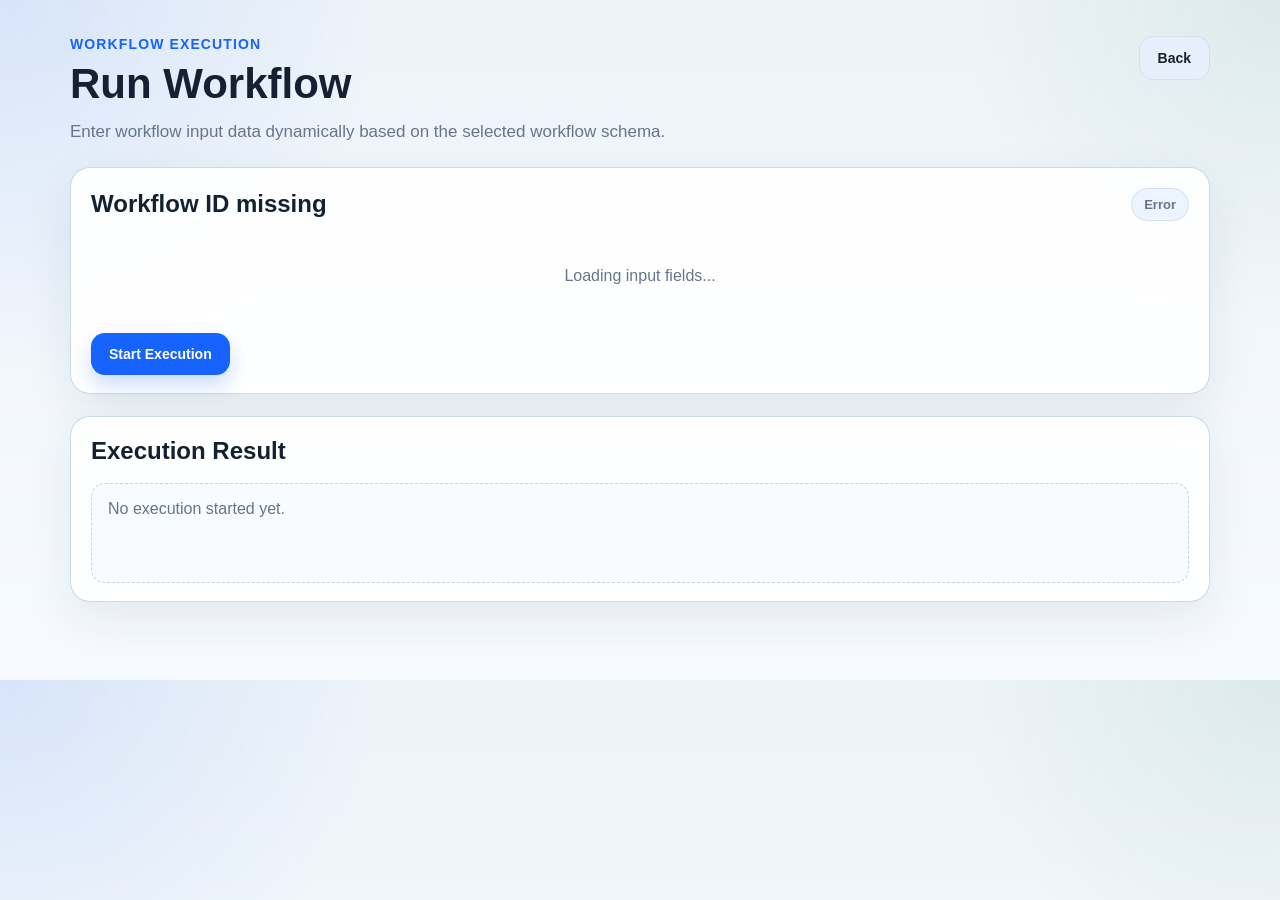
<file: src/main/resources/static/execute.html>
<!DOCTYPE html>
<html lang="en">
<head>
    <meta charset="UTF-8">
    <meta name="viewport" content="width=device-width, initial-scale=1.0">
    <title>Execute Workflow</title>
    <link rel="stylesheet" href="style.css">
</head>
<body>
    <div class="page">
        <header class="hero small-hero">
            <div>
                <p class="eyebrow">Workflow Execution</p>
                <h1>Run Workflow</h1>
                <p class="subtitle">Enter workflow input data dynamically based on the selected workflow schema.</p>
            </div>
            <button class="secondary-btn" onclick="goHome()">Back</button>
        </header>

        <section class="card">
            <div class="section-head">
                <h2 id="workflowTitle">Loading workflow...</h2>
                <span id="workflowStatus" class="count-badge">Preparing</span>
            </div>

            <div id="schemaInfo" class="helper-text"></div>
            <div id="dynamicForm" class="form-grid top-gap">
                <p class="empty-row">Loading input fields...</p>
            </div>

            <div class="form-actions">
                <button class="primary-btn" onclick="executeWorkflow()">Start Execution</button>
            </div>
        </section>

        <section class="card">
            <div class="section-head">
                <h2>Execution Result</h2>
            </div>

            <div id="resultBox" class="result-box">
                No execution started yet.
            </div>
        </section>
    </div>

    <script>
		const API_BASE = "";
        const params = new URLSearchParams(window.location.search);
        const workflowId = params.get("id");
        let workflowSchema = {};

        async function loadWorkflow() {
            if (!workflowId) {
                document.getElementById("workflowTitle").textContent = "Workflow ID missing";
                document.getElementById("workflowStatus").textContent = "Error";
                return;
            }

            try {
                const response = await fetch(`${API_BASE}/workflows/${workflowId}`);
                const result = await response.json();

                if (!result.success) {
                    throw new Error(result.message || "Failed to load workflow");
                }

                const workflow = result.data;
                workflowSchema = workflow.inputSchema || {};

                document.getElementById("workflowTitle").textContent = workflow.name;
                document.getElementById("workflowStatus").textContent = workflow.isActive ? "Active" : "Inactive";
                document.getElementById("schemaInfo").textContent =
                    Object.keys(workflowSchema).length
                        ? "Fields below are generated from the workflow input schema."
                        : "No input schema found for this workflow.";

                renderDynamicForm(workflowSchema);
            } catch (error) {
                document.getElementById("workflowTitle").textContent = "Failed to load workflow";
                document.getElementById("workflowStatus").textContent = "Error";
                document.getElementById("dynamicForm").innerHTML = `<p class="empty-row error-text">${error.message}</p>`;
                document.getElementById("resultBox").innerHTML = `<span class="error-text">${error.message}</span>`;
            }
        }

        function renderDynamicForm(schema) {
            const formContainer = document.getElementById("dynamicForm");
            const keys = Object.keys(schema);

            if (!keys.length) {
                formContainer.innerHTML = `<p class="empty-row">No input fields available for this workflow.</p>`;
                return;
            }

            formContainer.innerHTML = keys.map(key => {
                const config = schema[key] || {};
                const type = (config.type || "string").toLowerCase();
                const required = config.required ? "required" : "";
                const label = formatLabel(key);
                const placeholder = `Enter ${label.toLowerCase()}`;

                if (Array.isArray(config.allowed_values) && config.allowed_values.length) {
                    return `
                        <div class="form-group">
                            <label for="field_${key}">${label}${config.required ? " *" : ""}</label>
                            <select id="field_${key}" data-field="${key}" data-type="${type}" ${required}>
                                ${config.allowed_values.map(value => `<option value="${value}">${value}</option>`).join("")}
                            </select>
                        </div>
                    `;
                }

                if (type === "number") {
                    return `
                        <div class="form-group">
                            <label for="field_${key}">${label}${config.required ? " *" : ""}</label>
                            <input type="number" id="field_${key}" data-field="${key}" data-type="${type}" placeholder="${placeholder}" ${required}>
                        </div>
                    `;
                }

                return `
                    <div class="form-group">
                        <label for="field_${key}">${label}${config.required ? " *" : ""}</label>
                        <input type="text" id="field_${key}" data-field="${key}" data-type="${type}" placeholder="${placeholder}" ${required}>
                    </div>
                `;
            }).join("");
        }

        async function executeWorkflow() {
            const resultBox = document.getElementById("resultBox");
            const payloadData = {};
            const fields = document.querySelectorAll("[data-field]");

            for (const field of fields) {
                const fieldName = field.getAttribute("data-field");
                const fieldType = field.getAttribute("data-type");
                const rawValue = field.value.trim();
                const config = workflowSchema[fieldName] || {};

                if (config.required && !rawValue) {
                    resultBox.innerHTML = `<span class="error-text">${formatLabel(fieldName)} is required.</span>`;
                    return;
                }

                if (!rawValue) {
                    payloadData[fieldName] = "";
                    continue;
                }

                payloadData[fieldName] = fieldType === "number" ? Number(rawValue) : rawValue;
            }

            resultBox.textContent = "Executing workflow...";

            const payload = { data: payloadData };

            try {
                const response = await fetch(`${API_BASE}/workflows/${workflowId}/execute`, {
                    method: "POST",
                    headers: {
                        "Content-Type": "application/json"
                    },
                    body: JSON.stringify(payload)
                });

                const result = await response.json();

                if (!result.success) {
                    throw new Error(result.message || "Execution failed");
                }

                const execution = result.data;

                resultBox.innerHTML = `
                    <div class="result-success">
                        <p><strong>Execution ID:</strong> ${execution.id}</p>
                        <p><strong>Status:</strong> ${execution.status}</p>
                        <p><strong>Workflow:</strong> ${execution.workflowName}</p>
                        <p><strong>Started At:</strong> ${formatDate(execution.startedAt)}</p>
                        <div class="form-actions top-gap">
                            <button class="primary-btn" onclick="viewLogs('${execution.id}')">View Logs</button>
                        </div>
                    </div>
                `;
            } catch (error) {
                resultBox.innerHTML = `<span class="error-text">${error.message}</span>`;
            }
        }

        function formatLabel(key) {
            return key
                .replace(/([A-Z])/g, " $1")
                .replace(/^./, letter => letter.toUpperCase());
        }

        function viewLogs(executionId) {
            window.location.href = `execution-logs.html?id=${executionId}`;
        }

        function goHome() {
            window.location.href = "index.html";
        }

        function formatDate(dateString) {
            if (!dateString) return "-";
            return new Date(dateString).toLocaleString();
        }

        loadWorkflow();
    </script>
</body>
</html>
</file>
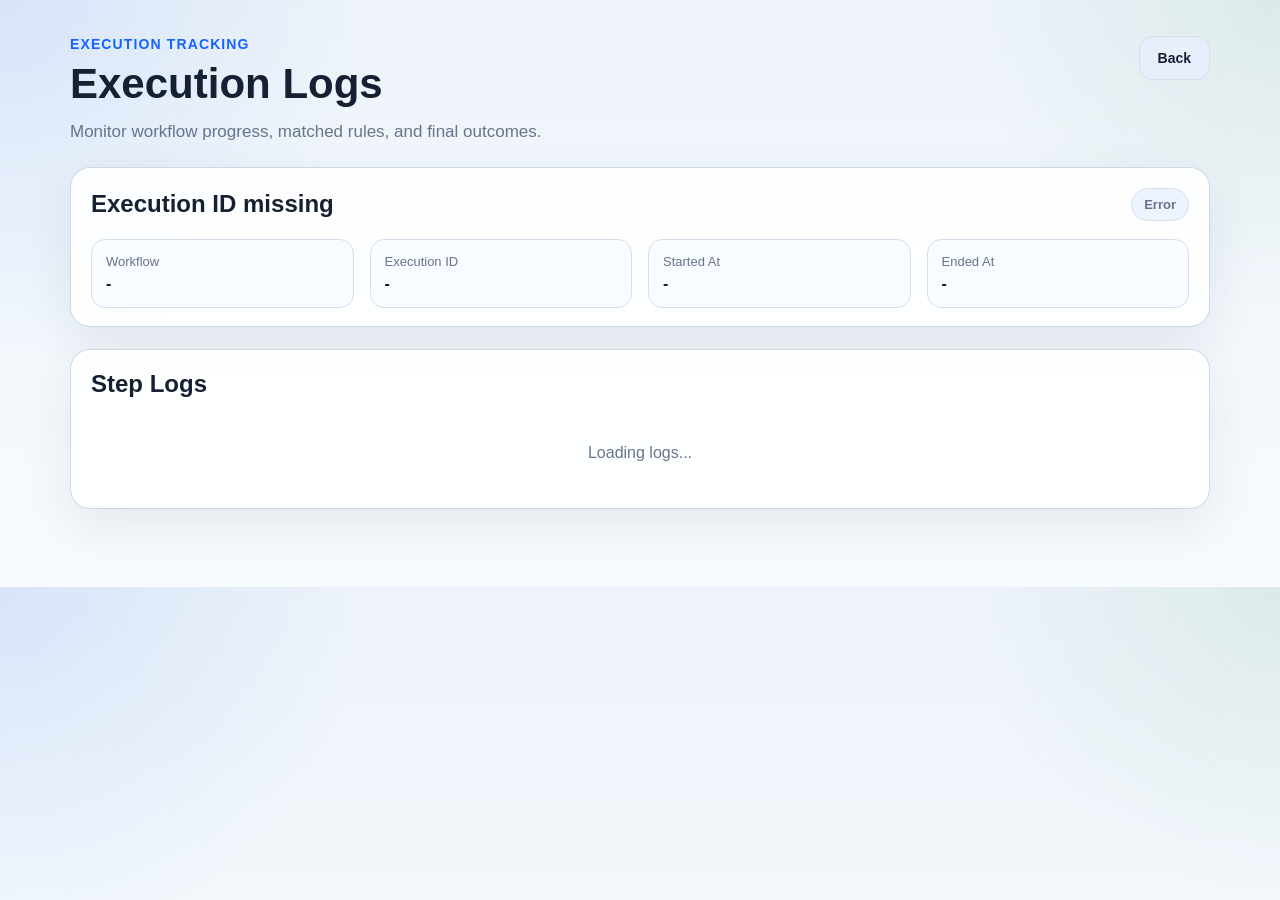
<file: src/main/resources/static/execution-logs.html>
<!DOCTYPE html>
<html lang="en">
<head>
    <meta charset="UTF-8">
    <meta name="viewport" content="width=device-width, initial-scale=1.0">
    <title>Execution Logs</title>
    <link rel="stylesheet" href="style.css">
</head>
<body>
    <div class="page">
        <header class="hero small-hero">
            <div>
                <p class="eyebrow">Execution Tracking</p>
                <h1>Execution Logs</h1>
                <p class="subtitle">Monitor workflow progress, matched rules, and final outcomes.</p>
            </div>
            <button class="secondary-btn" onclick="goHome()">Back</button>
        </header>

        <section class="card">
            <div class="section-head">
                <h2 id="executionTitle">Loading execution...</h2>
                <span id="executionStatus" class="count-badge">Fetching</span>
            </div>

            <div class="summary-grid">
                <div class="summary-item">
                    <span class="summary-label">Workflow</span>
                    <span id="workflowName" class="summary-value">-</span>
                </div>
                <div class="summary-item">
                    <span class="summary-label">Execution ID</span>
                    <span id="executionId" class="summary-value">-</span>
                </div>
                <div class="summary-item">
                    <span class="summary-label">Started At</span>
                    <span id="startedAt" class="summary-value">-</span>
                </div>
                <div class="summary-item">
                    <span class="summary-label">Ended At</span>
                    <span id="endedAt" class="summary-value">-</span>
                </div>
            </div>
        </section>

        <section class="card">
            <div class="section-head">
                <h2>Step Logs</h2>
            </div>

            <div id="logsContainer" class="logs-container">
                <p class="empty-row">Loading logs...</p>
            </div>
        </section>
    </div>

    <script>
        const API_BASE = "";
        const params = new URLSearchParams(window.location.search);
        const executionId = params.get("id");

        async function loadExecutionLogs() {
            if (!executionId) {
                document.getElementById("executionTitle").textContent = "Execution ID missing";
                document.getElementById("executionStatus").textContent = "Error";
                return;
            }

            try {
                const response = await fetch(`${API_BASE}/executions/${executionId}`);
                const result = await response.json();

                if (!result.success) {
                    throw new Error(result.message || "Failed to load execution");
                }

                const execution = result.data;

                document.getElementById("executionTitle").textContent = "Execution Details";
                document.getElementById("executionStatus").textContent = execution.status || "Unknown";
                document.getElementById("workflowName").textContent = execution.workflowName || "-";
                document.getElementById("executionId").textContent = execution.id || "-";
                document.getElementById("startedAt").textContent = formatDate(execution.startedAt);
                document.getElementById("endedAt").textContent = formatDate(execution.endedAt);

                renderLogs(execution.logs || []);
            } catch (error) {
                document.getElementById("executionTitle").textContent = "Failed to load execution";
                document.getElementById("executionStatus").textContent = "Error";
                document.getElementById("logsContainer").innerHTML =
                    `<p class="empty-row error-text">${error.message}</p>`;
            }
        }

        function renderLogs(logs) {
            const container = document.getElementById("logsContainer");

            if (!logs.length) {
                container.innerHTML = `<p class="empty-row">No logs available.</p>`;
                return;
            }

            container.innerHTML = logs.map((log, index) => `
                <div class="log-card">
                    <div class="log-head">
                        <h3>Step ${index + 1}: ${log.stepName}</h3>
                        <span class="status-badge ${getStatusClass(log.status)}">${log.status}</span>
                    </div>

                    <div class="log-meta">
                        <p><strong>Type:</strong> ${log.stepType || "-"}</p>
                        <p><strong>Next Step:</strong> ${log.selectedNextStepName || "Workflow End"}</p>
                        <p><strong>Duration:</strong> ${log.durationMs} ms</p>
                        <p><strong>Started:</strong> ${formatDate(log.startedAt)}</p>
                        <p><strong>Ended:</strong> ${formatDate(log.endedAt)}</p>
                    </div>

                    <div class="rule-block">
                        <h4>Evaluated Rules</h4>
                        ${renderRules(log.evaluatedRules || [])}
                    </div>

                    ${log.errorMessage ? `<p class="error-text"><strong>Error:</strong> ${log.errorMessage}</p>` : ""}
                </div>
            `).join("");
        }

        function renderRules(rules) {
            if (!rules.length) {
                return `<p class="muted-text">No rules evaluated.</p>`;
            }

            return `
                <div class="rule-list">
                    ${rules.map(rule => `
                        <div class="rule-item">
                            <p><strong>Condition:</strong> ${rule.condition}</p>
                            <p><strong>Priority:</strong> ${rule.priority}</p>
                            <p><strong>Matched:</strong> ${rule.matched ? "Yes" : "No"}</p>
                        </div>
                    `).join("")}
                </div>
            `;
        }

        function getStatusClass(status) {
            if (!status) return "inactive";
            const value = status.toUpperCase();

            if (value === "SUCCESS" || value === "COMPLETED") return "active";
            if (value === "FAILED") return "inactive";
            return "inactive";
        }

        function formatDate(dateString) {
            if (!dateString) return "-";
            return new Date(dateString).toLocaleString();
        }

        function goHome() {
            window.location.href = "index.html";
        }

        loadExecutionLogs();
    </script>
</body>
</html>
</file>
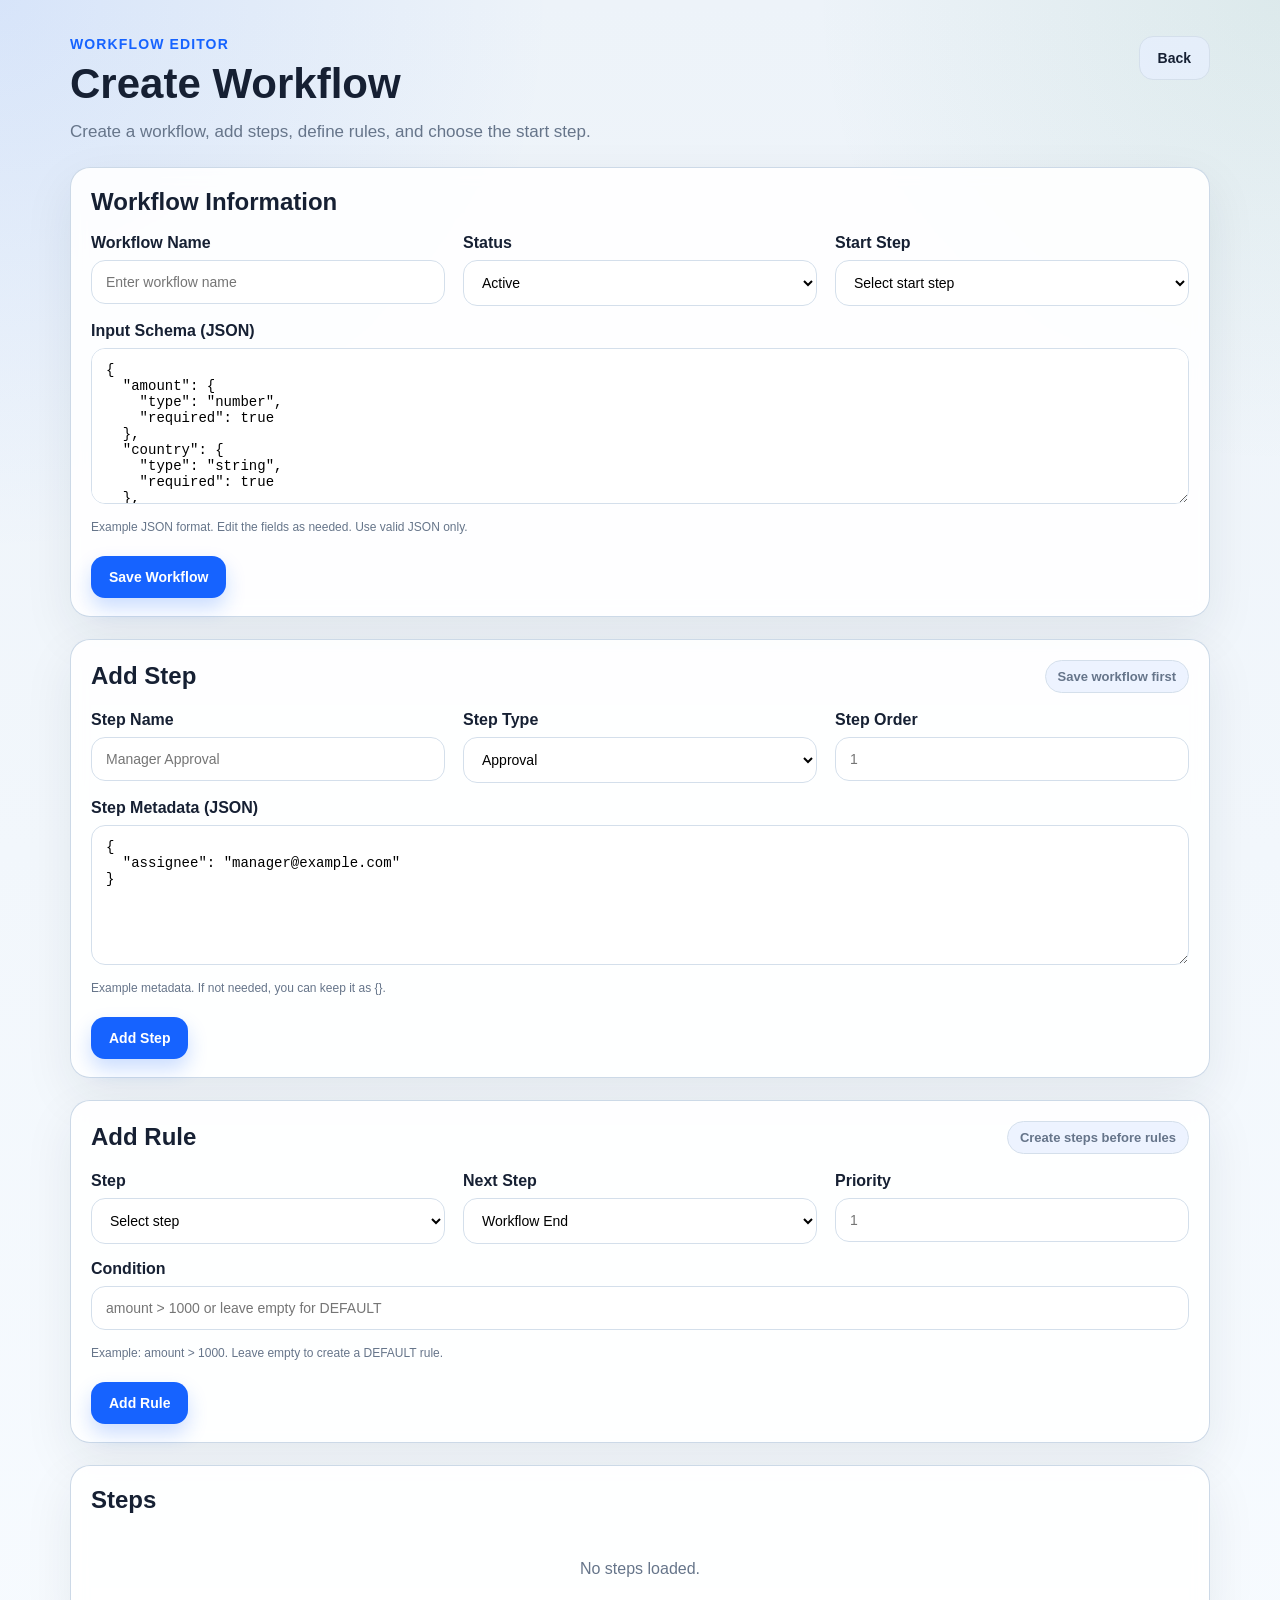
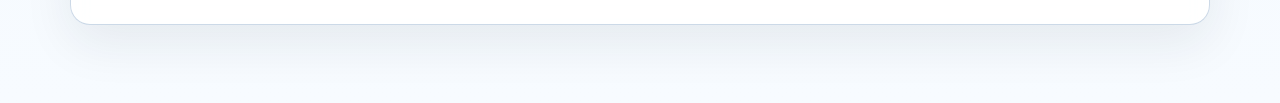
<file: src/main/resources/static/workflow-editor.html>
<!DOCTYPE html>
<html lang="en">
<head>
    <meta charset="UTF-8">
    <meta name="viewport" content="width=device-width, initial-scale=1.0">
    <title>Workflow Editor</title>
    <link rel="stylesheet" href="style.css">
</head>
<body>
    <div class="page">
        <header class="hero small-hero">
            <div>
                <p class="eyebrow">Workflow Editor</p>
                <h1 id="pageTitle">Create Workflow</h1>
                <p class="subtitle">Create a workflow, add steps, define rules, and choose the start step.</p>
            </div>
            <button class="secondary-btn" onclick="goHome()">Back</button>
        </header>

        <section class="card">
            <div class="section-head">
                <h2>Workflow Information</h2>
            </div>

            <div class="form-grid">
                <div class="form-group">
                    <label for="workflowName">Workflow Name</label>
                    <input type="text" id="workflowName" placeholder="Enter workflow name">
                </div>

                <div class="form-group">
                    <label for="workflowActive">Status</label>
                    <select id="workflowActive">
                        <option value="true">Active</option>
                        <option value="false">Inactive</option>
                    </select>
                </div>

                <div class="form-group">
                    <label for="startStepSelect">Start Step</label>
                    <select id="startStepSelect">
                        <option value="">Select start step</option>
                    </select>
                </div>
            </div>

            <div class="form-group top-gap">
                <label for="inputSchema">Input Schema (JSON)</label>
                <textarea id="inputSchema" rows="8">{
  "amount": {
    "type": "number",
    "required": true
  },
  "country": {
    "type": "string",
    "required": true
  },
  "department": {
  "type": "string",
  "required": false
},
  "priority": {
    "type": "string",
    "required": true
  }
}</textarea>
                <small class="helper-text">
                    Example JSON format. Edit the fields as needed. Use valid JSON only.
                </small>
            </div>

            <div class="form-actions">
                <button class="primary-btn" onclick="saveWorkflow()">Save Workflow</button>
            </div>
        </section>

        <section class="card">
            <div class="section-head">
                <h2>Add Step</h2>
                <span id="stepHint" class="count-badge">Save workflow first</span>
            </div>

            <div class="form-grid">
                <div class="form-group">
                    <label for="stepName">Step Name</label>
                    <input type="text" id="stepName" placeholder="Manager Approval">
                </div>

                <div class="form-group">
                    <label for="stepType">Step Type</label>
                    <select id="stepType">
                        <option value="approval">Approval</option>
                        <option value="notification">Notification</option>
                        <option value="task">Task</option>
                    </select>
                </div>

                <div class="form-group">
                    <label for="stepOrder">Step Order</label>
                    <input type="number" id="stepOrder" placeholder="1">
                </div>
            </div>

            <div class="form-group top-gap">
                <label for="stepMetadata">Step Metadata (JSON)</label>
                <textarea id="stepMetadata" rows="5">{
  "assignee": "manager@example.com"
}</textarea>
                <small class="helper-text">
                    Example metadata. If not needed, you can keep it as {}.
                </small>
            </div>

            <div class="form-actions">
                <button class="primary-btn" onclick="saveStep()">Add Step</button>
            </div>
        </section>

        <section class="card">
            <div class="section-head">
                <h2>Add Rule</h2>
                <span class="count-badge">Create steps before rules</span>
            </div>

            <div class="form-grid">
                <div class="form-group">
                    <label for="ruleStepSelect">Step</label>
                    <select id="ruleStepSelect">
                        <option value="">Select step</option>
                    </select>
                </div>

                <div class="form-group">
                    <label for="nextStepSelect">Next Step</label>
                    <select id="nextStepSelect">
                        <option value="">Workflow End</option>
                    </select>
                </div>

                <div class="form-group">
                    <label for="rulePriority">Priority</label>
                    <input type="number" id="rulePriority" placeholder="1">
                </div>
            </div>

            <div class="form-group top-gap">
                <label for="ruleCondition">Condition</label>
                <input type="text" id="ruleCondition" placeholder="amount > 1000 or leave empty for DEFAULT">
                <small class="helper-text">
                    Example: amount > 1000. Leave empty to create a DEFAULT rule.
                </small>
            </div>

            <div class="form-actions">
                <button class="primary-btn" onclick="saveRule()">Add Rule</button>
            </div>
        </section>

        <section class="card">
            <div class="section-head">
                <h2>Steps</h2>
            </div>

            <div id="stepsContainer" class="logs-container">
                <p class="empty-row">No steps loaded.</p>
            </div>
        </section>
    </div>

    <script>
        const API_BASE = "";
        const params = new URLSearchParams(window.location.search);
        let workflowId = params.get("id");
        let currentSteps = [];
        let appliedTemplateKey = null;

        const WORKFLOW_TEMPLATES = {
            "expense approval": {
                schema: {
                    amount: { type: "number", required: true },
                    country: { type: "string", required: true },
                    department: { type: "string", required: false },
                    priority: { type: "string", required: true }
                },
                steps: [
                    {
                        name: "Manager Approval",
                        stepType: "approval",
                        stepOrder: 1,
                        metadata: { assignee: "manager@example.com" }
                    },
                    {
                        name: "Finance Notification",
                        stepType: "notification",
                        stepOrder: 2,
                        metadata: { channel: "email" }
                    },
                    {
                        name: "CEO Approval",
                        stepType: "approval",
                        stepOrder: 3,
                        metadata: { assignee: "ceo@example.com" }
                    },
                    {
                        name: "Task Completion",
                        stepType: "task",
                        stepOrder: 4,
                        metadata: { action: "complete" }
                    }
                ],
                startStepName: "Manager Approval",
                rules: [
                    { stepName: "Manager Approval", condition: "amount > 1000", nextStepName: "Finance Notification", priority: 1 },
                    { stepName: "Manager Approval", condition: null, nextStepName: "CEO Approval", priority: 2 },
                    { stepName: "Finance Notification", condition: null, nextStepName: "Task Completion", priority: 1 },
                    { stepName: "CEO Approval", condition: null, nextStepName: "Task Completion", priority: 1 }
                ]
            },
            "leave approval": {
                schema: {
                    days: { type: "number", required: true },
                    leaveType: { type: "string", required: true },
                    department: { type: "string", required: false },
                    priority: { type: "string", required: true }
                },
                steps: [
                    {
                        name: "Manager Review",
                        stepType: "approval",
                        stepOrder: 1,
                        metadata: { assignee: "manager@example.com" }
                    },
                    {
                        name: "HR Notification",
                        stepType: "notification",
                        stepOrder: 2,
                        metadata: { channel: "email" }
                    },
                    {
                        name: "Director Approval",
                        stepType: "approval",
                        stepOrder: 3,
                        metadata: { assignee: "director@example.com" }
                    },
                    {
                        name: "Leave Approved",
                        stepType: "task",
                        stepOrder: 4,
                        metadata: { action: "approve" }
                    },
                    {
                        name: "Leave Rejected",
                        stepType: "task",
                        stepOrder: 5,
                        metadata: { action: "reject" }
                    }
                ],
                startStepName: "Manager Review",
                rules: [
                    { stepName: "Manager Review", condition: "days > 5", nextStepName: "Director Approval", priority: 1 },
                    { stepName: "Manager Review", condition: "department == 'HR'", nextStepName: "HR Notification", priority: 2 },
                    { stepName: "Manager Review", condition: null, nextStepName: "Leave Approved", priority: 3 },
                    { stepName: "HR Notification", condition: null, nextStepName: "Leave Approved", priority: 1 },
                    { stepName: "Director Approval", condition: "priority == 'High'", nextStepName: "Leave Rejected", priority: 1 },
                    { stepName: "Director Approval", condition: null, nextStepName: "Leave Approved", priority: 2 }
                ]
            }
        };

        async function initPage() {
            document.getElementById("workflowName").addEventListener("input", handleWorkflowNameInput);
            if (workflowId) {
                document.getElementById("pageTitle").textContent = "Edit Workflow";
                document.getElementById("stepHint").textContent = "Ready to add steps";
                await loadWorkflow();
            }
        }

        async function loadWorkflow() {
            try {
                const response = await fetch(`${API_BASE}/workflows/${workflowId}`);
                const result = await response.json();

                if (!result.success) {
                    throw new Error(result.message || "Failed to load workflow");
                }

                const workflow = result.data;
                currentSteps = workflow.steps || [];

                document.getElementById("workflowName").value = workflow.name || "";
                document.getElementById("workflowActive").value = String(workflow.isActive);
                document.getElementById("inputSchema").value = JSON.stringify(workflow.inputSchema || {}, null, 2);

                populateStepSelects(currentSteps, workflow.startStepId);
                renderSteps(currentSteps);
            } catch (error) {
                document.getElementById("stepsContainer").innerHTML =
                    `<p class="empty-row error-text">${error.message}</p>`;
            }
        }

        async function saveWorkflow() {
            const name = document.getElementById("workflowName").value.trim();
            const isActive = document.getElementById("workflowActive").value === "true";
            const startStepId = document.getElementById("startStepSelect").value || null;
            const inputSchemaText = document.getElementById("inputSchema").value.trim();

            if (!name) {
                alert("Workflow name is required");
                return;
            }

            let parsedSchema = {};
            try {
                parsedSchema = inputSchemaText ? JSON.parse(inputSchemaText) : {};
            } catch (error) {
                alert("Input schema must be valid JSON");
                return;
            }

            const payload = {
                name,
                inputSchema: parsedSchema,
                startStepId,
                isActive
            };

            try {
                let response;

                if (workflowId) {
                    response = await fetch(`${API_BASE}/workflows/${workflowId}`, {
                        method: "PUT",
                        headers: { "Content-Type": "application/json" },
                        body: JSON.stringify(payload)
                    });
                } else {
                    response = await fetch(`${API_BASE}/workflows`, {
                        method: "POST",
                        headers: { "Content-Type": "application/json" },
                        body: JSON.stringify(payload)
                    });
                }

                const result = await response.json();

                if (!result.success) {
                    throw new Error(result.message || "Failed to save workflow");
                }

                if (!workflowId) {
                    workflowId = result.data.id;
                    document.getElementById("pageTitle").textContent = "Edit Workflow";
                    document.getElementById("stepHint").textContent = "Ready to add steps";
                    history.replaceState({}, "", `workflow-editor.html?id=${workflowId}`);
                    await autoApplyTemplateIfNeeded();
                }

                await loadWorkflow();
                alert("Workflow saved successfully");
            } catch (error) {
                alert(error.message);
            }
        }

        async function saveStep() {
            if (!workflowId) {
                alert("Save the workflow before adding steps");
                return;
            }

            const name = document.getElementById("stepName").value.trim();
            const stepType = document.getElementById("stepType").value;
            const stepOrderValue = document.getElementById("stepOrder").value.trim();
            const metadataText = document.getElementById("stepMetadata").value.trim();

            if (!name) {
                alert("Step name is required");
                return;
            }

            let metadata = {};
            try {
                metadata = metadataText ? JSON.parse(metadataText) : {};
            } catch (error) {
                alert("Step metadata must be valid JSON");
                return;
            }

            const payload = {
                name,
                stepType,
                stepOrder: stepOrderValue ? Number(stepOrderValue) : null,
                metadata
            };

            try {
                const response = await fetch(`${API_BASE}/workflows/${workflowId}/steps`, {
                    method: "POST",
                    headers: { "Content-Type": "application/json" },
                    body: JSON.stringify(payload)
                });

                const result = await response.json();

                if (!result.success) {
                    throw new Error(result.message || "Failed to add step");
                }

                clearStepForm();
                await loadWorkflow();
                alert("Step added successfully");
            } catch (error) {
                alert(error.message);
            }
        }

        async function saveRule() {
            if (!workflowId) {
                alert("Save the workflow before adding rules");
                return;
            }

            const stepId = document.getElementById("ruleStepSelect").value;
            const nextStepId = document.getElementById("nextStepSelect").value || null;
            const priorityValue = document.getElementById("rulePriority").value.trim();
            const conditionText = document.getElementById("ruleCondition").value.trim();

            if (!stepId) {
                alert("Select a step for the rule");
                return;
            }

            const payload = {
                condition: conditionText ? conditionText : null,
                nextStepId,
                priority: priorityValue ? Number(priorityValue) : null
            };

            try {
                const response = await fetch(`${API_BASE}/steps/${stepId}/rules`, {
                    method: "POST",
                    headers: { "Content-Type": "application/json" },
                    body: JSON.stringify(payload)
                });

                const result = await response.json();

                if (!result.success) {
                    throw new Error(result.message || "Failed to add rule");
                }

                clearRuleForm();
                await loadWorkflow();
                alert("Rule added successfully");
            } catch (error) {
                alert(error.message);
            }
        }

        function populateStepSelects(steps, startStepId) {
            const startStepSelect = document.getElementById("startStepSelect");
            const ruleStepSelect = document.getElementById("ruleStepSelect");
            const nextStepSelect = document.getElementById("nextStepSelect");

            const options = steps.map(step =>
                `<option value="${step.id}">${step.stepOrder}. ${step.name}</option>`
            ).join("");

            startStepSelect.innerHTML = `<option value="">Select start step</option>${options}`;
            ruleStepSelect.innerHTML = `<option value="">Select step</option>${options}`;
            nextStepSelect.innerHTML = `<option value="">Workflow End</option>${options}`;

            if (startStepId) {
                startStepSelect.value = startStepId;
            }
        }

        function clearStepForm() {
            document.getElementById("stepName").value = "";
            document.getElementById("stepType").value = "approval";
            document.getElementById("stepOrder").value = "";
            document.getElementById("stepMetadata").value = `{
  "assignee": "manager@example.com"
}`;
        }

        function clearRuleForm() {
            document.getElementById("ruleStepSelect").value = "";
            document.getElementById("nextStepSelect").value = "";
            document.getElementById("rulePriority").value = "";
            document.getElementById("ruleCondition").value = "";
        }

        function normalizeTemplateKey(name) {
            return (name || "").trim().toLowerCase();
        }

        function handleWorkflowNameInput(event) {
            if (workflowId) {
                return;
            }

            const key = normalizeTemplateKey(event.target.value);
            if (!WORKFLOW_TEMPLATES[key] || appliedTemplateKey === key) {
                return;
            }

            const template = WORKFLOW_TEMPLATES[key];
            document.getElementById("inputSchema").value = JSON.stringify(template.schema, null, 2);
            appliedTemplateKey = key;
        }

        async function autoApplyTemplateIfNeeded() {
            const workflowName = document.getElementById("workflowName").value;
            const templateKey = normalizeTemplateKey(workflowName);
            const template = WORKFLOW_TEMPLATES[templateKey];

            if (!template || currentSteps.length > 0) {
                return;
            }

            const createdSteps = [];

            for (const step of template.steps) {
                const response = await fetch(`${API_BASE}/workflows/${workflowId}/steps`, {
                    method: "POST",
                    headers: { "Content-Type": "application/json" },
                    body: JSON.stringify(step)
                });

                const result = await response.json();
                if (!result.success) {
                    throw new Error(result.message || `Failed to add template step: ${step.name}`);
                }
                createdSteps.push(result.data);
            }

            const stepMap = Object.fromEntries(createdSteps.map(step => [step.name, step]));
            const startStep = stepMap[template.startStepName];

            const workflowPayload = {
                name: document.getElementById("workflowName").value.trim(),
                inputSchema: template.schema,
                startStepId: startStep ? startStep.id : null,
                isActive: document.getElementById("workflowActive").value === "true"
            };

            const updateResponse = await fetch(`${API_BASE}/workflows/${workflowId}`, {
                method: "PUT",
                headers: { "Content-Type": "application/json" },
                body: JSON.stringify(workflowPayload)
            });

            const updateResult = await updateResponse.json();
            if (!updateResult.success) {
                throw new Error(updateResult.message || "Failed to update workflow start step");
            }

            for (const rule of template.rules) {
                const sourceStep = stepMap[rule.stepName];
                const nextStep = rule.nextStepName ? stepMap[rule.nextStepName] : null;

                const ruleResponse = await fetch(`${API_BASE}/steps/${sourceStep.id}/rules`, {
                    method: "POST",
                    headers: { "Content-Type": "application/json" },
                    body: JSON.stringify({
                        condition: rule.condition,
                        nextStepId: nextStep ? nextStep.id : null,
                        priority: rule.priority
                    })
                });

                const ruleResult = await ruleResponse.json();
                if (!ruleResult.success) {
                    throw new Error(ruleResult.message || `Failed to add template rule for ${rule.stepName}`);
                }
            }
        }

        function renderSteps(steps) {
            const container = document.getElementById("stepsContainer");

            if (!steps.length) {
                container.innerHTML = `<p class="empty-row">No steps available for this workflow.</p>`;
                return;
            }

            container.innerHTML = steps.map((step, index) => `
                <div class="log-card">
                    <div class="log-head">
                        <h3>Step ${index + 1}: ${step.name}</h3>
                        <span class="status-badge active">${step.stepType}</span>
                    </div>

                    <div class="log-meta">
                        <p><strong>Order:</strong> ${step.stepOrder}</p>
                        <p><strong>Step ID:</strong> ${step.id}</p>
                    </div>

                    <div class="rule-block">
                        <h4>Metadata</h4>
                        <div class="rule-item">
                            <pre class="json-block">${formatJson(step.metadata || {})}</pre>
                        </div>
                    </div>

                    <div class="rule-block top-gap">
                        <h4>Rules</h4>
                        ${renderRules(step.rules || [])}
                    </div>
                </div>
            `).join("");
        }

        function renderRules(rules) {
            if (!rules.length) {
                return `<p class="muted-text">No rules available.</p>`;
            }

            return `
                <div class="rule-list">
                    ${rules.map(rule => `
                        <div class="rule-item">
                            <p><strong>Condition:</strong> ${rule.condition === null ? "DEFAULT" : rule.condition}</p>
                            <p><strong>Priority:</strong> ${rule.priority}</p>
                            <p><strong>Next Step ID:</strong> ${rule.nextStepId || "Workflow End"}</p>
                        </div>
                    `).join("")}
                </div>
            `;
        }

        function formatJson(value) {
            return JSON.stringify(value, null, 2);
        }

        function goHome() {
            window.location.href = "index.html";
        }

        initPage();
    </script>
</body>
</html>
</file>
<file: src/main/resources/static/style.css>
:root {
    --bg: #eef3f8;
    --card: rgba(255, 255, 255, 0.9);
    --card-strong: #ffffff;
    --text: #162033;
    --muted: #66758a;
    --line: #d4dfeb;
    --line-strong: #c4d3e3;
    --primary: #1663ff;
    --primary-dark: #0b47c9;
    --primary-soft: #e8f0ff;
    --success: #18794e;
    --success-soft: #e7f7ee;
    --danger: #c53b4c;
    --danger-soft: #fdecef;
    --shadow: 0 18px 50px rgba(22, 32, 51, 0.08);
    --radius: 20px;
}

* {
    margin: 0;
    padding: 0;
    box-sizing: border-box;
}

body {
    font-family: "Segoe UI", sans-serif;
    background:
        radial-gradient(circle at top left, rgba(22, 99, 255, 0.10), transparent 26%),
        radial-gradient(circle at top right, rgba(24, 121, 78, 0.08), transparent 22%),
        linear-gradient(180deg, #edf3f9 0%, #f7fbff 100%);
    color: var(--text);
}

.page {
    max-width: 1180px;
    margin: 0 auto;
    padding: 36px 20px 56px;
}

.hero {
    display: flex;
    justify-content: space-between;
    align-items: flex-start;
    gap: 24px;
    margin-bottom: 24px;
}

.small-hero {
    margin-bottom: 20px;
}

.hero-actions {
    display: flex;
    gap: 12px;
    align-items: center;
}

.eyebrow {
    color: var(--primary);
    font-size: 14px;
    font-weight: 700;
    text-transform: uppercase;
    letter-spacing: 0.08em;
    margin-bottom: 10px;
}

.hero h1 {
    font-size: 42px;
    line-height: 1.05;
    margin-bottom: 12px;
}

.subtitle {
    color: var(--muted);
    max-width: 720px;
    font-size: 17px;
    line-height: 1.7;
}

.card {
    background: var(--card);
    backdrop-filter: blur(8px);
    border: 1px solid rgba(196, 211, 227, 0.85);
    border-radius: var(--radius);
    box-shadow: var(--shadow);
    padding: 20px 20px 18px;
    margin-bottom: 22px;
}

.toolbar {
    display: flex;
    justify-content: space-between;
    gap: 16px;
    align-items: center;
}

.toolbar input {
    flex: 1;
    padding: 14px 16px;
    border-radius: 14px;
    border: 1px solid var(--line);
    font-size: 15px;
    background: rgba(255, 255, 255, 0.96);
    outline: none;
    transition: border-color 0.18s ease, box-shadow 0.18s ease, background 0.18s ease;
}

.primary-btn,
.secondary-btn,
.table-btn {
    border: none;
    border-radius: 14px;
    cursor: pointer;
    font-size: 14px;
    font-weight: 600;
    transition: 0.18s ease;
}

.primary-btn {
    background: var(--primary);
    color: white;
    padding: 13px 18px;
    box-shadow: 0 10px 20px rgba(22, 99, 255, 0.22);
}

.primary-btn:hover {
    background: var(--primary-dark);
    transform: translateY(-1px);
}

.secondary-btn {
    background: rgba(232, 240, 255, 0.72);
    color: var(--text);
    padding: 13px 18px;
    border: 1px solid var(--line);
}

.secondary-btn:hover {
    background: #e6eefb;
    transform: translateY(-1px);
}

.section-head {
    display: flex;
    justify-content: space-between;
    align-items: center;
    margin-bottom: 18px;
}

.section-head h2 {
    font-size: 24px;
}

.count-badge {
    background: rgba(232, 240, 255, 0.78);
    color: var(--muted);
    padding: 8px 12px;
    border-radius: 999px;
    font-size: 13px;
    font-weight: 600;
    border: 1px solid var(--line);
}

.table-wrap {
    overflow-x: auto;
}

table {
    width: 100%;
    border-collapse: collapse;
}

thead {
    background: #f5f8fc;
}

th,
td {
    text-align: left;
    padding: 16px 12px;
    border-bottom: 1px solid var(--line);
    font-size: 14px;
}

th {
    color: var(--muted);
    font-weight: 700;
}

tbody tr {
    transition: background 0.18s ease;
}

tbody tr:hover {
    background: rgba(232, 240, 255, 0.38);
}

.status-badge {
    display: inline-block;
    padding: 6px 10px;
    border-radius: 999px;
    font-size: 12px;
    font-weight: 700;
}

.status-badge.active {
    background: var(--success-soft);
    color: var(--success);
}

.status-badge.inactive {
    background: var(--danger-soft);
    color: var(--danger);
}

.actions {
    display: flex;
    gap: 8px;
}

.table-btn {
    padding: 9px 13px;
}

.view-btn {
    background: rgba(232, 240, 255, 0.72);
    color: var(--text);
    border: 1px solid var(--line);
}

.execute-btn {
    background: var(--primary);
    color: white;
}

.view-btn:hover {
    background: #dde8f8;
}

.execute-btn:hover {
    background: var(--primary-dark);
    transform: translateY(-1px);
}

.empty-row {
    text-align: center;
    color: var(--muted);
    padding: 28px;
}

.error-text {
    color: var(--danger);
}

.form-grid {
    display: grid;
    grid-template-columns: repeat(auto-fit, minmax(220px, 1fr));
    gap: 18px;
    margin-top: 12px;
}

.form-group {
    display: flex;
    flex-direction: column;
    gap: 8px;
}

.form-group.full-width {
    grid-column: 1 / -1;
}

.form-group label {
    font-weight: 600;
    color: var(--text);
}

.form-group input,
.form-group select,
.form-group textarea {
    padding: 13px 14px;
    border: 1px solid var(--line);
    border-radius: 14px;
    font-size: 14px;
    background: rgba(255, 255, 255, 0.96);
    outline: none;
    transition: border-color 0.18s ease, box-shadow 0.18s ease, background 0.18s ease;
}

.form-group input:focus,
.form-group select:focus,
.form-group textarea:focus,
.toolbar input:focus {
    border-color: rgba(22, 99, 255, 0.45);
    box-shadow: 0 0 0 4px rgba(22, 99, 255, 0.10);
    background: var(--card-strong);
}

textarea {
    width: 100%;
    resize: vertical;
    min-height: 140px;
}

.form-actions {
    display: flex;
    gap: 12px;
    margin-top: 20px;
}

.helper-text {
    margin-top: 6px;
    color: var(--muted);
    font-size: 12px;
    line-height: 1.5;
}

.result-box {
    min-height: 100px;
    padding: 16px;
    border: 1px dashed var(--line-strong);
    border-radius: 14px;
    background: #f8fbff;
    color: var(--muted);
}

.result-success p {
    margin-bottom: 8px;
    color: var(--text);
}

.top-gap {
    margin-top: 16px;
}

.summary-grid {
    display: grid;
    grid-template-columns: repeat(auto-fit, minmax(220px, 1fr));
    gap: 16px;
    margin-top: 14px;
}

.summary-item {
    background: #f8fbff;
    border: 1px solid var(--line);
    border-radius: 14px;
    padding: 14px;
}

.summary-label {
    display: block;
    color: var(--muted);
    font-size: 13px;
    margin-bottom: 6px;
}

.summary-value {
    color: var(--text);
    font-weight: 600;
    word-break: break-word;
}

.logs-container {
    display: flex;
    flex-direction: column;
    gap: 16px;
}

.log-card {
    border: 1px solid var(--line);
    border-radius: 16px;
    padding: 18px;
    background: linear-gradient(180deg, #fbfdff 0%, #f8fbff 100%);
}

.log-head {
    display: flex;
    justify-content: space-between;
    align-items: center;
    gap: 12px;
    margin-bottom: 12px;
}

.log-head h3 {
    font-size: 18px;
}

.log-meta {
    display: grid;
    grid-template-columns: repeat(auto-fit, minmax(220px, 1fr));
    gap: 10px;
    margin-bottom: 16px;
}

.log-meta p,
.rule-item p {
    font-size: 14px;
    color: var(--text);
}

.rule-block h4 {
    margin-bottom: 10px;
    font-size: 15px;
}

.rule-list {
    display: flex;
    flex-direction: column;
    gap: 10px;
}

.rule-item {
    background: #f4f8fc;
    border: 1px solid var(--line);
    border-radius: 12px;
    padding: 12px;
}

.muted-text {
    color: var(--muted);
    font-size: 14px;
}

.json-block {
    white-space: pre-wrap;
    word-break: break-word;
    font-family: Consolas, monospace;
    font-size: 13px;
    color: var(--text);
}

.editor-columns {
    display: grid;
    grid-template-columns: 1fr 1fr;
    gap: 20px;
}

@media (max-width: 900px) {
    .editor-columns {
        grid-template-columns: 1fr;
    }
}

@media (max-width: 768px) {
    .hero {
        flex-direction: column;
    }

    .hero h1 {
        font-size: 34px;
    }

    .hero-actions {
        width: 100%;
        flex-direction: column;
        align-items: stretch;
    }

    .toolbar {
        flex-direction: column;
        align-items: stretch;
    }

    .section-head {
        flex-direction: column;
        align-items: flex-start;
        gap: 10px;
    }

    .actions {
        flex-direction: column;
    }
}
</file>
